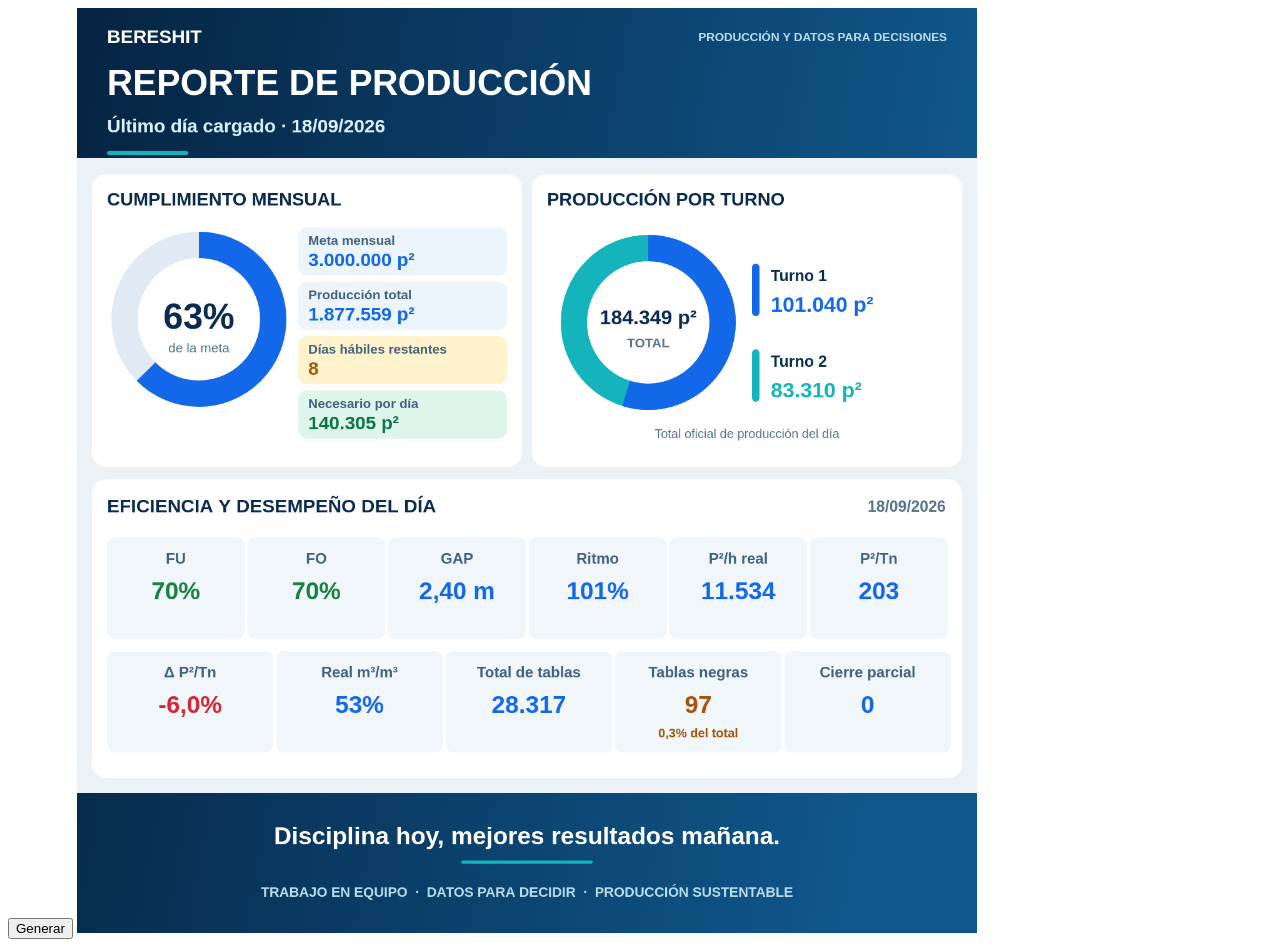
<file: tests/report-preview.html>
<!doctype html><meta charset="utf-8"><title>Prueba de reporte</title>
<button id="whatsappImageBtn">Generar</button>
<script>
const fixture={row:{date:'18/09/2026',shift1:101040,shift2:83310,production:184349,fu:70,fo:70,gap:2.4,rhythm:101,p2h:11534,p2tn:203,deltaP2tn:-6,realM3:53},goal:3000000,production:1877559,days:8,tables:28317,black:97,partial:0};
function getRollProductionRows(){return [fixture.row]}
function getRollProductionSummary(){return {totalProduction:fixture.production}}
function readSheetCell(c){return c==='AA2'?8:0}
function readMetric(c){return c==='totalTablas'?28317:97}
function normalizeNumber(v){return Number(v)}
function normalizeRollThousands(v){return Number(v)}
</script>
<script src="../whatsapp-report.js"></script>
<script>document.body.appendChild(renderWhatsAppProductionReport(fixture));document.querySelector('canvas').style.width='900px';</script>
</file>
